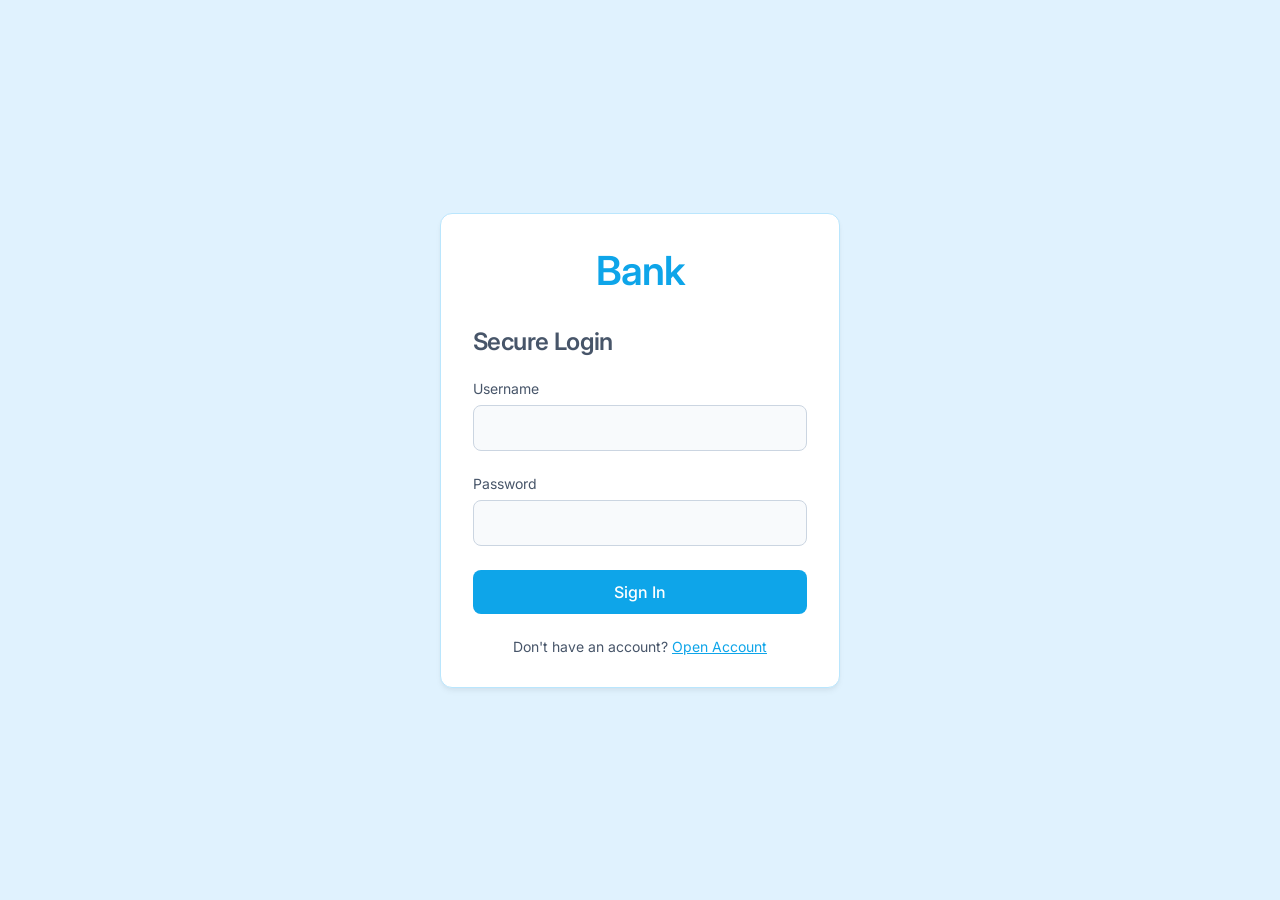
<file: frontend/index.html>
<!DOCTYPE html>
<html lang="en">

<head>
	<meta charset="UTF-8">
	<meta name="viewport" content="width=device-width, initial-scale=1.0">
	<title>NexBank - Next Gen Banking</title>
	<link href="https://fonts.googleapis.com/css2?family=Inter:wght@400;500;600;700&display=swap" rel="stylesheet">
	<link rel="stylesheet" href="css/style.css">
</head>

<body>
	<div class="auth-wrapper">
		<div class="glass-panel auth-card animate-fade-in">
			<h1 style="text-align: center; margin-bottom: 2rem;">Bank</h1>

			<div id="login-section">
				<h2>Secure Login</h2>
				<form action="/api/login" method="post">
					<div class="form-group">
						<label>Username</label>
						<input type="text" name="username" class="form-control" required>
					</div>
					<div class="form-group">
						<label>Password</label>
						<input type="password" name="password" class="form-control" required>
					</div>
					<button type="submit" class="btn btn-primary" style="width: 100%;">Sign In</button>
				</form>
				<div style="margin-top: 1.5rem; text-align: center; color: var(--text-secondary); font-size: 0.875rem;">
					Don't have an account? <a href="#" id="show-register" style="color: var(--primary-color);">Open
						Account</a>
				</div>
			</div>

			<div id="register-section" style="display: none;">
				<h2>Open Account</h2>
				<form id="register-form">
					<div class="form-group">
						<label>Full Name</label>
						<input type="text" id="reg-name" class="form-control" required>
					</div>
					<div class="form-group">
						<label>Username</label>
						<input type="text" id="reg-username" class="form-control" required>
					</div>
					<div class="form-group">
						<label>Password</label>
						<input type="password" id="reg-password" class="form-control" required>
					</div>
					<button type="submit" class="btn btn-primary" style="width: 100%;">Create Account</button>
				</form>
				<div style="margin-top: 1.5rem; text-align: center; color: var(--text-secondary); font-size: 0.875rem;">
					Already have an account? <a href="#" id="show-login" style="color: var(--primary-color);">Sign
						In</a>
				</div>
			</div>
		</div>
	</div>

	<script>
		document.addEventListener('DOMContentLoaded', () => {
			const params = new URLSearchParams(window.location.search);
			if (params.has('error')) {
				alert('Invalid username or password.');
			} else if (params.has('logout')) {
				alert('You have been logged out.');
			}
		});

		document.getElementById('show-register').addEventListener('click', (e) => {
			e.preventDefault();
			document.getElementById('login-section').style.display = 'none';
			document.getElementById('register-section').style.display = 'block';
		});

		document.getElementById('show-login').addEventListener('click', (e) => {
			e.preventDefault();
			document.getElementById('register-section').style.display = 'none';
			document.getElementById('login-section').style.display = 'block';
		});

		document.getElementById('register-form').addEventListener('submit', async (e) => {
			e.preventDefault();
			const payload = {
				name: document.getElementById('reg-name').value,
				username: document.getElementById('reg-username').value,
				password: document.getElementById('reg-password').value
			};
			try {
				const res = await fetch('/api/register', {
					method: 'POST',
					headers: { 'Content-Type': 'application/json' },
					body: JSON.stringify(payload)
				});
				const data = await res.json();
				if (res.ok) {
					alert('Registration successful! Please login.');
					document.getElementById('show-login').click();
				} else {
					alert(data.message || 'Registration failed');
				}
			} catch (e) { alert('Error connecting to server'); }
		});
	</script>
</body>

</html>
</file>
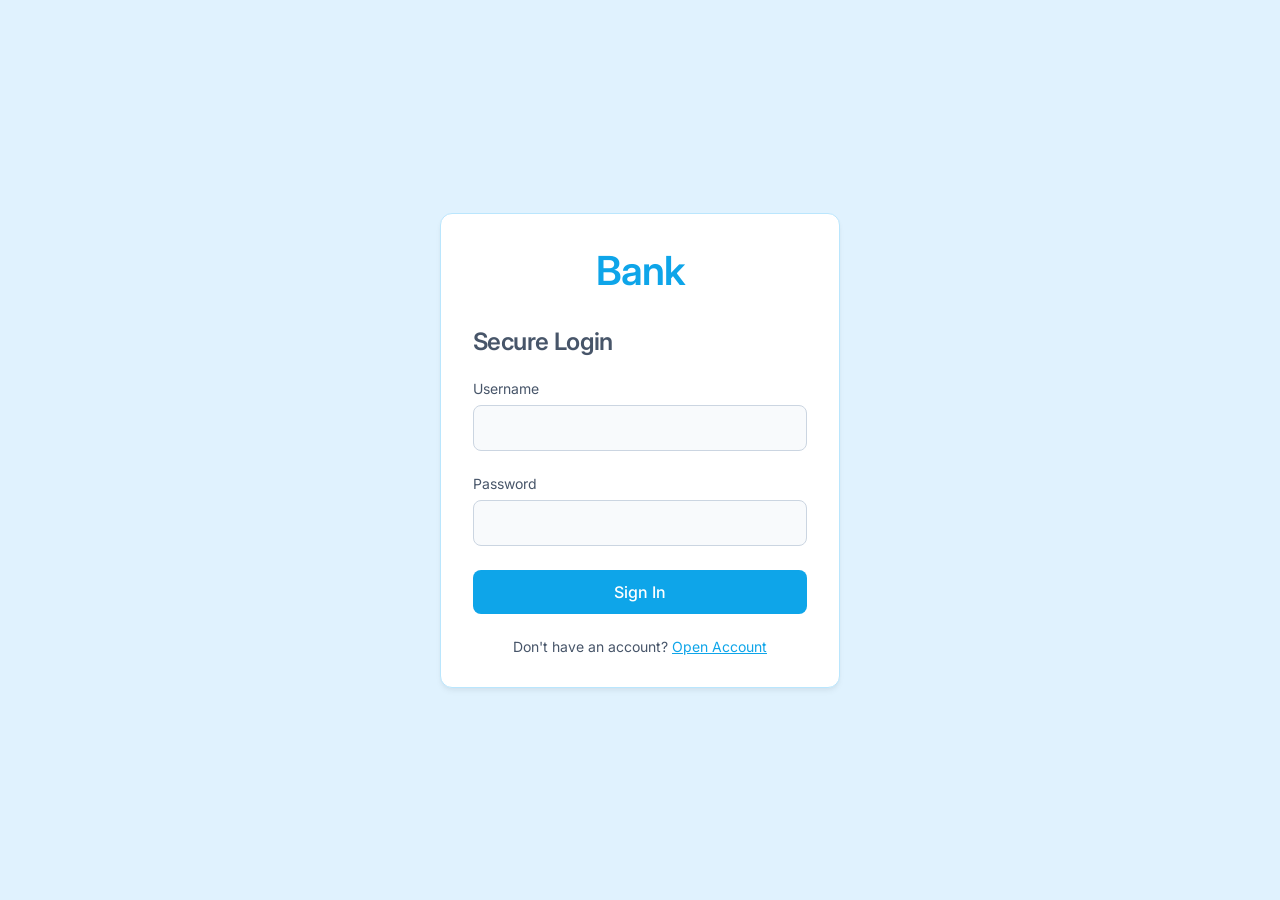
<file: demo/src/main/resources/static/index.html>
<!DOCTYPE html>
<html lang="en">

<head>
    <meta charset="UTF-8">
    <meta name="viewport" content="width=device-width, initial-scale=1.0">
    <title>NexBank - Next Gen Banking</title>
    <link href="https://fonts.googleapis.com/css2?family=Inter:wght@400;500;600;700&display=swap" rel="stylesheet">
    <link rel="stylesheet" href="css/style.css">
</head>

<body>
    <div class="auth-wrapper">
        <div class="glass-panel auth-card animate-fade-in">
            <h1 style="text-align: center; margin-bottom: 2rem;">Bank</h1>

            <div id="login-section">
                <h2>Secure Login</h2>
                <form action="/api/login" method="post">
                    <div class="form-group">
                        <label>Username</label>
                        <input type="text" name="username" class="form-control" required>
                    </div>
                    <div class="form-group">
                        <label>Password</label>
                        <input type="password" name="password" class="form-control" required>
                    </div>
                    <button type="submit" class="btn btn-primary" style="width: 100%;">Sign In</button>
                </form>
                <div style="margin-top: 1.5rem; text-align: center; color: var(--text-secondary); font-size: 0.875rem;">
                    Don't have an account? <a href="#" id="show-register" style="color: var(--primary-color);">Open
                        Account</a>
                </div>
            </div>

            <div id="register-section" style="display: none;">
                <h2>Open Account</h2>
                <form id="register-form">
                    <div class="form-group">
                        <label>Full Name</label>
                        <input type="text" id="reg-name" class="form-control" required>
                    </div>
                    <div class="form-group">
                        <label>Username</label>
                        <input type="text" id="reg-username" class="form-control" required>
                    </div>
                    <div class="form-group">
                        <label>Password</label>
                        <input type="password" id="reg-password" class="form-control" required>
                    </div>
                    <button type="submit" class="btn btn-primary" style="width: 100%;">Create Account</button>
                </form>
                <div style="margin-top: 1.5rem; text-align: center; color: var(--text-secondary); font-size: 0.875rem;">
                    Already have an account? <a href="#" id="show-login" style="color: var(--primary-color);">Sign
                        In</a>
                </div>
            </div>
        </div>
    </div>

    <script>
        document.addEventListener('DOMContentLoaded', () => {
            const params = new URLSearchParams(window.location.search);
            if (params.has('error')) {
                alert('Invalid username or password.');
            } else if (params.has('logout')) {
                alert('You have been logged out.');
            }
        });

        document.getElementById('show-register').addEventListener('click', (e) => {
            e.preventDefault();
            document.getElementById('login-section').style.display = 'none';
            document.getElementById('register-section').style.display = 'block';
        });

        document.getElementById('show-login').addEventListener('click', (e) => {
            e.preventDefault();
            document.getElementById('register-section').style.display = 'none';
            document.getElementById('login-section').style.display = 'block';
        });

        document.getElementById('register-form').addEventListener('submit', async (e) => {
            e.preventDefault();
            const payload = {
                name: document.getElementById('reg-name').value,
                username: document.getElementById('reg-username').value,
                password: document.getElementById('reg-password').value
            };
            try {
                const res = await fetch('/api/register', {
                    method: 'POST',
                    headers: { 'Content-Type': 'application/json' },
                    body: JSON.stringify(payload)
                });
                const data = await res.json();
                if (res.ok) {
                    alert('Registration successful! Please login.');
                    document.getElementById('show-login').click();
                } else {
                    alert(data.message || 'Registration failed');
                }
            } catch (e) { alert('Error connecting to server'); }
        });
    </script>
</body>

</html>
</file>
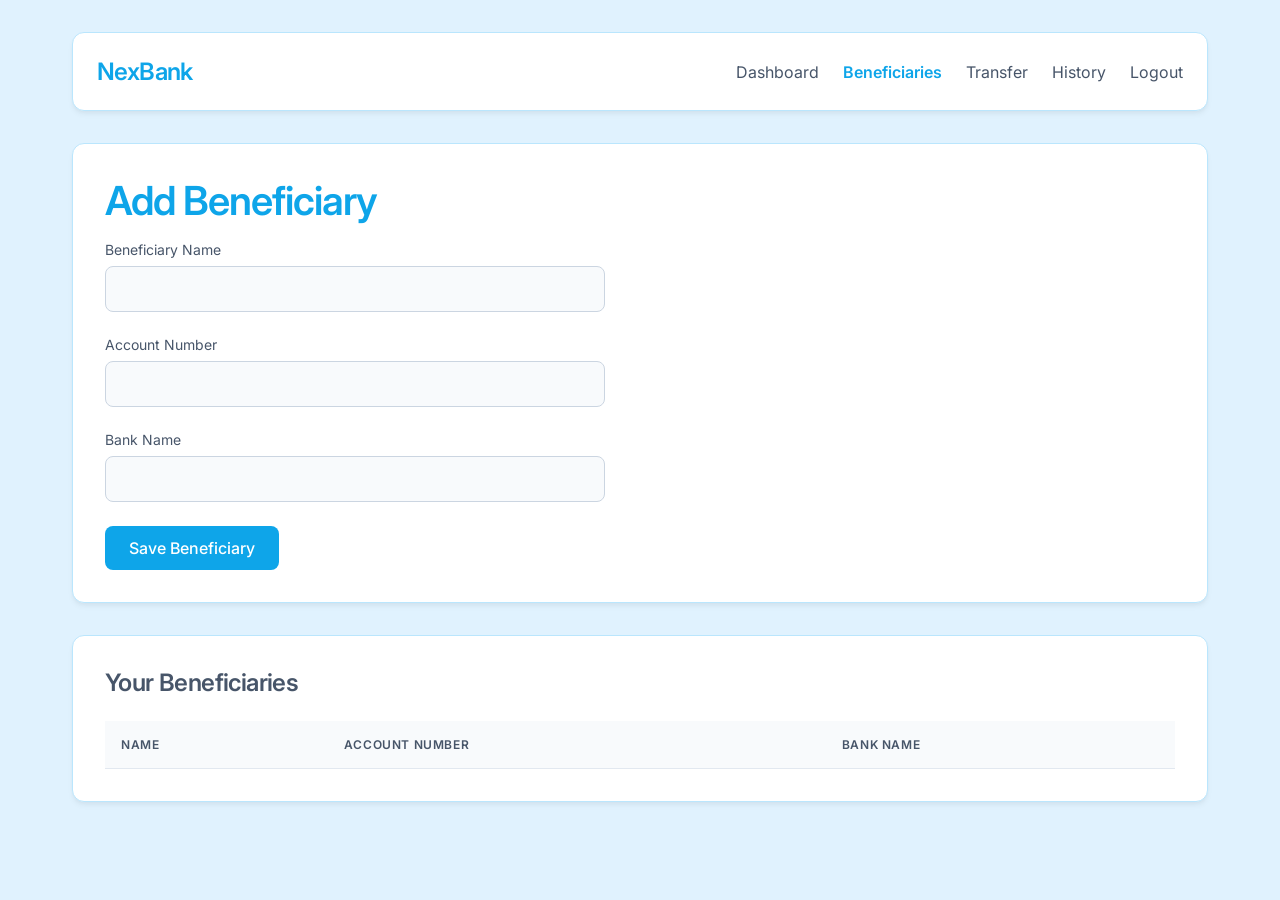
<file: frontend/bene.html>
<!DOCTYPE html>
<html lang="en">
<head>
	<meta charset="UTF-8">
	<meta name="viewport" content="width=device-width, initial-scale=1.0">
	<title>Beneficiaries - NexBank</title>
	<link href="https://fonts.googleapis.com/css2?family=Inter:wght@400;500;600;700&display=swap" rel="stylesheet">
	<link rel="stylesheet" href="css/style.css">
</head>
<body>
	<div class="container">
		<header class="navbar glass-panel">
			<h2>NexBank</h2>
			<nav class="nav-links">
				<a href="dashboard.html">Dashboard</a>
				<a href="bene.html" class="active">Beneficiaries</a>
				<a href="transfer.html">Transfer</a>
				<a href="status.html">History</a>
				<a href="#" id="logout-btn">Logout</a>
			</nav>
		</header>

		<main class="animate-fade-in">
			<div class="glass-panel" style="margin-bottom: 2rem;">
				<h1>Add Beneficiary</h1>
				<form id="bene-form" style="max-width: 500px;">
					<div class="form-group">
						<label>Beneficiary Name</label>
						<input type="text" id="b-name" class="form-control" required>
					</div>
					<div class="form-group">
						<label>Account Number</label>
						<input type="text" id="b-acc" class="form-control" required>
					</div>
					<div class="form-group">
						<label>Bank Name</label>
						<input type="text" id="b-bank" class="form-control" required>
					</div>
					<button type="submit" class="btn btn-primary">Save Beneficiary</button>
				</form>
			</div>

			<div class="glass-panel">
				<h2>Your Beneficiaries</h2>
				<table class="data-table" id="bene-table">
					<thead>
						<tr>
							<th>Name</th>
							<th>Account Number</th>
							<th>Bank Name</th>
						</tr>
					</thead>
					<tbody>
						<!-- Populated by JS -->
					</tbody>
				</table>
			</div>
		</main>
	</div>

	<script src="js/app.js"></script>
	<script>
		document.addEventListener('DOMContentLoaded', async () => {
			initNavbar();
			if (!await fetchCurrentUser()) return;

			loadBenes();

			document.getElementById('bene-form').addEventListener('submit', async (e) => {
				e.preventDefault();
				const payload = {
					beneName: document.getElementById('b-name').value,
					accountNumber: document.getElementById('b-acc').value,
					bankName: document.getElementById('b-bank').value
				};

				const res = await fetch('/api/bene/create', {
					method: 'POST',
					headers: { 'Content-Type': 'application/json' },
					body: JSON.stringify(payload)
				});
                
				if (res.ok) {
					alert('Beneficiary added successfully!');
					document.getElementById('bene-form').reset();
					loadBenes();
				} else {
					alert('Error adding beneficiary');
				}
			});
		});

		async function loadBenes() {
			const res = await fetch('/api/bene/list');
			if (res.ok) {
				const benes = await res.json();
				const tbody = document.querySelector('#bene-table tbody');
				tbody.innerHTML = '';
				benes.forEach(b => {
					tbody.innerHTML += `
						<tr>
							<td>${b.beneName}</td>
							<td>${b.accountNumber}</td>
							<td>${b.bankName}</td>
						</tr>
					`;
				});
			}
		}
	</script>
</body>
</html>
</file>
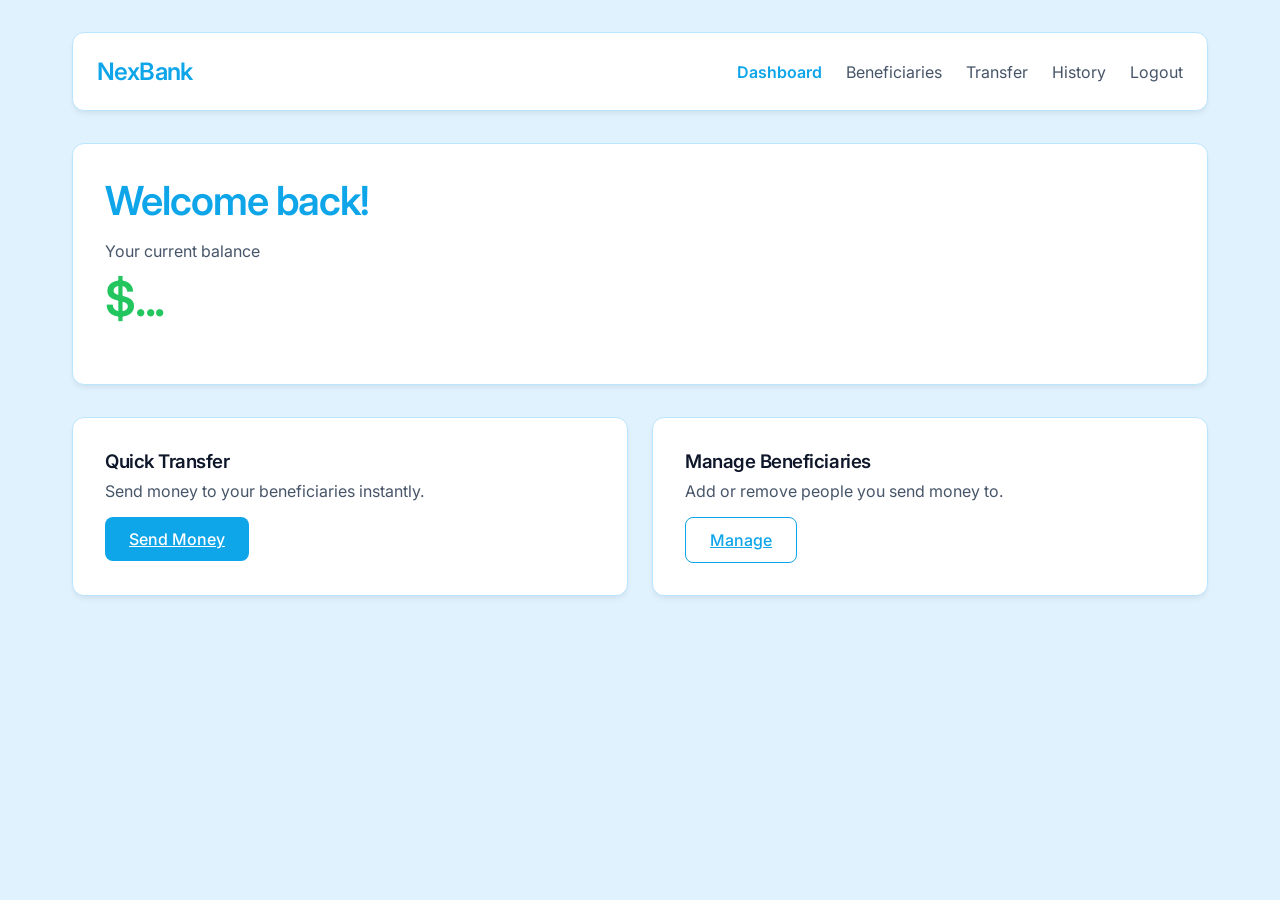
<file: frontend/dashboard.html>
<!DOCTYPE html>
<html lang="en">
<head>
	<meta charset="UTF-8">
	<meta name="viewport" content="width=device-width, initial-scale=1.0">
	<title>Dashboard - NexBank</title>
	<link href="https://fonts.googleapis.com/css2?family=Inter:wght@400;500;600;700&display=swap" rel="stylesheet">
	<link rel="stylesheet" href="css/style.css">
</head>
<body>
	<div class="container">
		<header class="navbar glass-panel">
			<h2>NexBank</h2>
			<nav class="nav-links">
				<a href="dashboard.html" class="active">Dashboard</a>
				<a href="bene.html">Beneficiaries</a>
				<a href="transfer.html">Transfer</a>
				<a href="status.html">History</a>
				<a href="#" id="logout-btn">Logout</a>
			</nav>
		</header>

		<main class="animate-fade-in">
			<div class="glass-panel" style="margin-bottom: 2rem;">
				<h1 id="user-greeting">Welcome back!</h1>
				<p style="color: var(--text-secondary);">Your current balance</p>
				<h2 style="font-size: 3rem; color: var(--success); margin-top: 0.5rem;">$<span id="user-balance">...</span></h2>
			</div>

			<div style="display: grid; grid-template-columns: repeat(auto-fit, minmax(300px, 1fr)); gap: 1.5rem;">
				<div class="glass-panel">
					<h3>Quick Transfer</h3>
					<p style="color: var(--text-secondary); margin-bottom: 1rem; margin-top: 0.5rem;">Send money to your beneficiaries instantly.</p>
					<a href="transfer.html" class="btn btn-primary">Send Money</a>
				</div>
				<div class="glass-panel">
					<h3>Manage Beneficiaries</h3>
					<p style="color: var(--text-secondary); margin-bottom: 1rem; margin-top: 0.5rem;">Add or remove people you send money to.</p>
					<a href="bene.html" class="btn btn-secondary">Manage</a>
				</div>
			</div>
		</main>
	</div>

	<script src="js/app.js"></script>
	<script>
		document.addEventListener('DOMContentLoaded', async () => {
			initNavbar();
			const user = await fetchCurrentUser();
			if (user) {
				document.getElementById('user-greeting').textContent = `Welcome back, ${user.name || user.username}!`;
				document.getElementById('user-balance').textContent = parseFloat(user.balance).toLocaleString('en-US', {minimumFractionDigits: 2});
			}
		});
	</script>
</body>
</html>
</file>
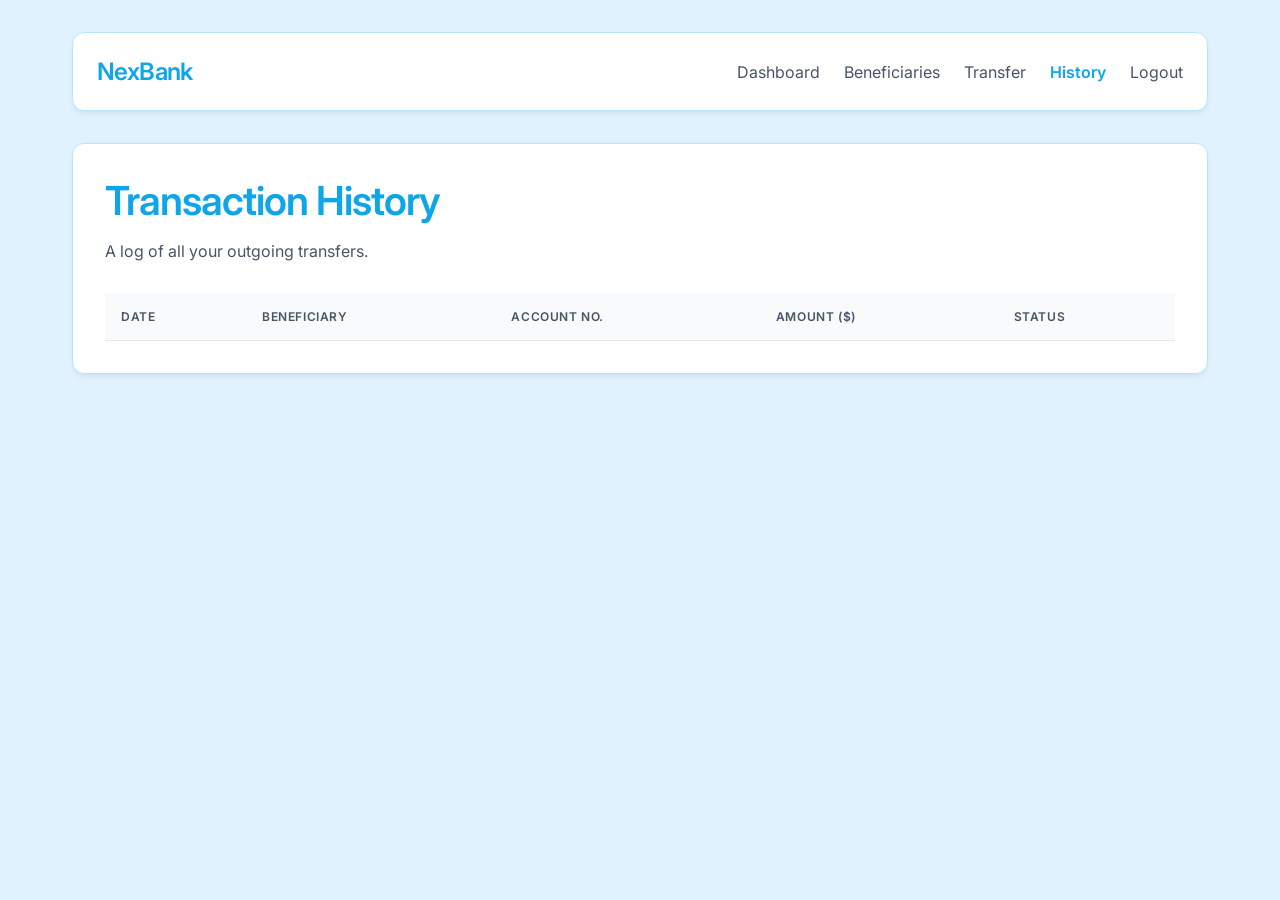
<file: frontend/status.html>
<!DOCTYPE html>
<html lang="en">
<head>
	<meta charset="UTF-8">
	<meta name="viewport" content="width=device-width, initial-scale=1.0">
	<title>Transaction History - NexBank</title>
	<link href="https://fonts.googleapis.com/css2?family=Inter:wght@400;500;600;700&display=swap" rel="stylesheet">
	<link rel="stylesheet" href="css/style.css">
</head>
<body>
	<div class="container">
		<header class="navbar glass-panel">
			<h2>NexBank</h2>
			<nav class="nav-links">
				<a href="dashboard.html">Dashboard</a>
				<a href="bene.html">Beneficiaries</a>
				<a href="transfer.html">Transfer</a>
				<a href="status.html" class="active">History</a>
				<a href="#" id="logout-btn">Logout</a>
			</nav>
		</header>

		<main class="animate-fade-in">
			<div class="glass-panel">
				<h1>Transaction History</h1>
				<p style="color: var(--text-secondary); margin-bottom: 2rem;">A log of all your outgoing transfers.</p>
                
				<table class="data-table" id="tx-table">
					<thead>
						<tr>
							<th>Date</th>
							<th>Beneficiary</th>
							<th>Account No.</th>
							<th>Amount ($)</th>
							<th>Status</th>
						</tr>
					</thead>
					<tbody>
						<!-- Populated by JS -->
					</tbody>
				</table>
			</div>
		</main>
	</div>

	<script src="js/app.js"></script>
	<script>
		document.addEventListener('DOMContentLoaded', async () => {
			initNavbar();
			if (!await fetchCurrentUser()) return;

			const res = await fetch('/api/transfer/status');
			if (res.ok) {
				const txs = await res.json();
				const tbody = document.querySelector('#tx-table tbody');
				tbody.innerHTML = '';
                
				if(txs.length === 0) {
					tbody.innerHTML = '<tr><td colspan="5" style="text-align: center;">No transactions found</td></tr>';
				}

				txs.forEach(tx => {
					const date = new Date(tx.timestamp).toLocaleString();
					const statusClass = tx.status === 'SUCCESS' ? 'status-success' : 'status-failed';
					tbody.innerHTML += `
						<tr>
							<td>${date}</td>
							<td>${tx.beneficiary.beneName}</td>
							<td>${tx.beneficiary.accountNumber}</td>
							<td style="font-weight: 500;">${parseFloat(tx.amount).toFixed(2)}</td>
							<td><span class="status-badge ${statusClass}">${tx.status}</span></td>
						</tr>
					`;
				});
			}
		});
	</script>
</body>
</html>
</file>
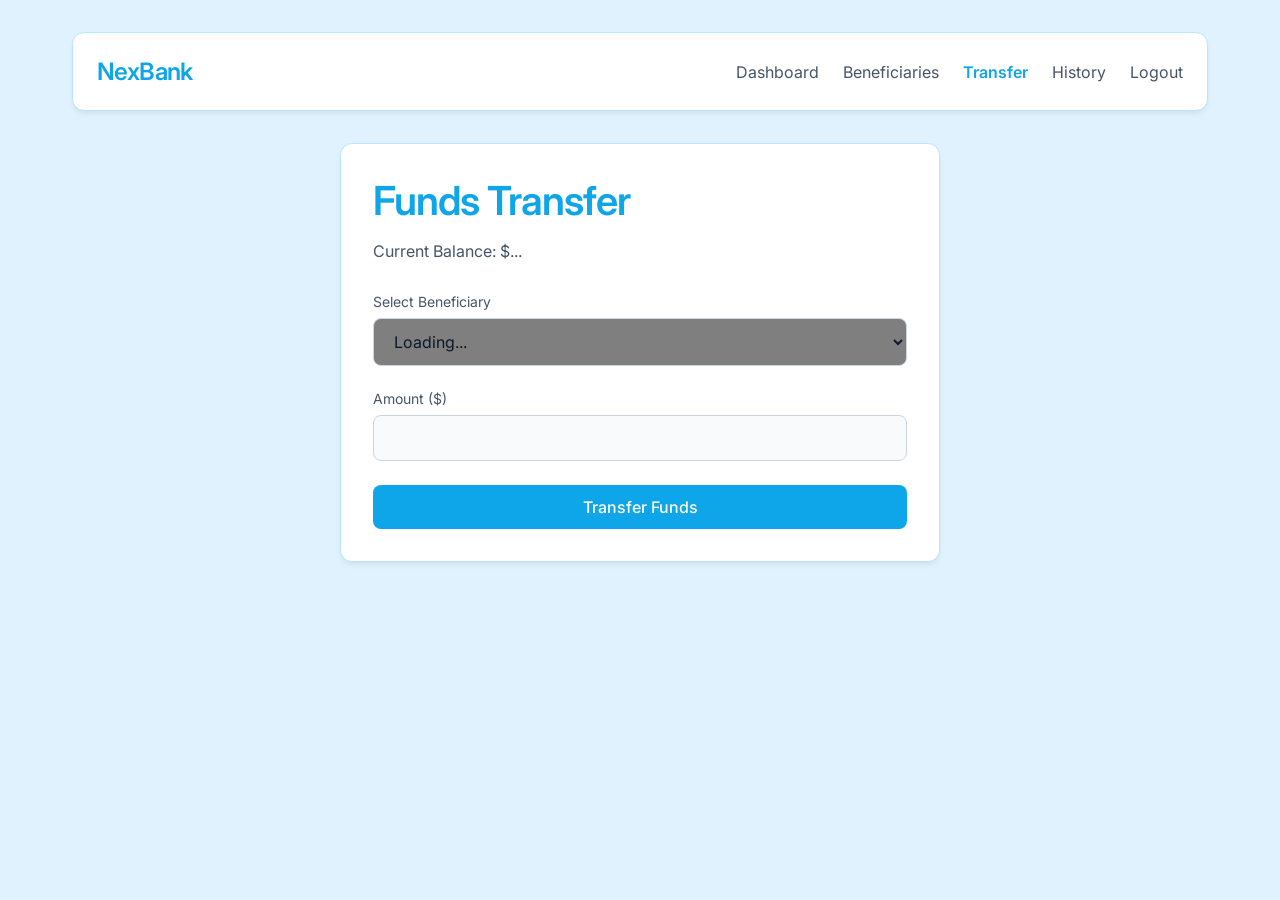
<file: frontend/transfer.html>
<!DOCTYPE html>
<html lang="en">
<head>
	<meta charset="UTF-8">
	<meta name="viewport" content="width=device-width, initial-scale=1.0">
	<title>Transfer - NexBank</title>
	<link href="https://fonts.googleapis.com/css2?family=Inter:wght@400;500;600;700&display=swap" rel="stylesheet">
	<link rel="stylesheet" href="css/style.css">
</head>
<body>
	<div class="container">
		<header class="navbar glass-panel">
			<h2>NexBank</h2>
			<nav class="nav-links">
				<a href="dashboard.html">Dashboard</a>
				<a href="bene.html">Beneficiaries</a>
				<a href="transfer.html" class="active">Transfer</a>
				<a href="status.html">History</a>
				<a href="#" id="logout-btn">Logout</a>
			</nav>
		</header>

		<main class="animate-fade-in">
			<div class="glass-panel" style="max-width: 600px; margin: 0 auto;">
				<h1>Funds Transfer</h1>
				<p style="color: var(--text-secondary); margin-bottom: 2rem;">Current Balance: $<span id="display-balance">...</span></p>
                
				<form id="transfer-form">
					<div class="form-group">
						<label>Select Beneficiary</label>
						<select id="t-bene" class="form-control" required style="background: rgba(0,0,0,0.5);">
							<option value="">Loading...</option>
						</select>
					</div>
					<div class="form-group">
						<label>Amount ($)</label>
						<input type="number" id="t-amount" class="form-control" step="0.01" min="1" required>
					</div>
					<button type="submit" class="btn btn-primary" style="width: 100%;">Transfer Funds</button>
				</form>
			</div>
		</main>
	</div>

	<script src="js/app.js"></script>
	<script>
		document.addEventListener('DOMContentLoaded', async () => {
			initNavbar();
			const user = await fetchCurrentUser();
			if (!user) return;
            
			document.getElementById('display-balance').textContent = parseFloat(user.balance).toLocaleString('en-US', {minimumFractionDigits: 2});

			// Load Benes
			const res = await fetch('/api/bene/list');
			if (res.ok) {
				const benes = await res.json();
				const select = document.getElementById('t-bene');
				select.innerHTML = '<option value="">-- Choose Beneficiary --</option>';
				benes.forEach(b => {
					select.innerHTML += `<option value="${b.id}">${b.beneName} - ${b.accountNumber} (${b.bankName})</option>`;
				});
			}

			document.getElementById('transfer-form').addEventListener('submit', async (e) => {
				e.preventDefault();
				const payload = {
					beneficiaryId: document.getElementById('t-bene').value,
					amount: document.getElementById('t-amount').value
				};

				const tRes = await fetch('/api/transfer/initiate', {
					method: 'POST',
					headers: { 'Content-Type': 'application/json' },
					body: JSON.stringify(payload)
				});
                
				const data = await tRes.json();
				alert(`${data.message}. Status: ${data.status}`);
                
				if (tRes.ok) {
					window.location.href = 'status.html';
				}
			});
		});
	</script>
</body>
</html>
</file>
<file: frontend/css/style.css>
:root {
    --bg-color: #e0f2fe; /* Light sky blue */
    --card-bg: #ffffff;
    --card-border: #bae6fd;
    --primary-color: #0ea5e9; /* Sky blue */
    --primary-hover: #0284c7;
    --text-primary: #0f172a;
    --text-secondary: #475569;
    --danger: #ef4444;
    --success: #22c55e;
}

* {
    box-sizing: border-box;
    margin: 0;
    padding: 0;
    font-family: 'Inter', -apple-system, BlinkMacSystemFont, "Segoe UI", Roboto, sans-serif;
}

body {
    background: var(--bg-color);
    color: var(--text-primary);
    min-height: 100vh;
    display: flex;
    flex-direction: column;
    overflow-x: hidden;
}

/* Panel Classes (simplified, removed glassmorphism) */
.glass-panel {
    background: var(--card-bg);
    border: 1px solid var(--card-border);
    border-radius: 12px;
    padding: 2rem;
    box-shadow: 0 4px 6px -1px rgba(0, 0, 0, 0.05), 0 2px 4px -1px rgba(0, 0, 0, 0.03);
}

.container {
    max-width: 1200px;
    margin: 0 auto;
    padding: 2rem;
    width: 100%;
}

/* Typography */
h1, h2, h3 {
    font-weight: 600;
    letter-spacing: -0.025em;
}

h1 { font-size: 2.5rem; margin-bottom: 1rem; color: var(--primary-color); }
h2 { font-size: 1.5rem; margin-bottom: 1.5rem; color: var(--text-secondary); }

/* Forms */
.form-group {
    margin-bottom: 1.5rem;
}

.form-group label {
    display: block;
    margin-bottom: 0.5rem;
    font-size: 0.875rem;
    color: var(--text-secondary);
}

.form-control {
    width: 100%;
    padding: 0.75rem 1rem;
    background: #f8fafc;
    border: 1px solid #cbd5e1;
    border-radius: 8px;
    color: var(--text-primary);
    font-size: 1rem;
}

.form-control:focus {
    outline: none;
    border-color: var(--primary-color);
    box-shadow: 0 0 0 2px rgba(14, 165, 233, 0.2);
}

/* Buttons */
.btn {
    display: inline-flex;
    align-items: center;
    justify-content: center;
    padding: 0.75rem 1.5rem;
    border-radius: 8px;
    font-weight: 500;
    cursor: pointer;
    border: none;
    font-size: 1rem;
}

.btn-primary {
    background: var(--primary-color);
    color: white;
}

.btn-primary:hover {
    background: var(--primary-hover);
}

.btn-secondary {
    background: white;
    border: 1px solid var(--primary-color);
    color: var(--primary-color);
}

.btn-secondary:hover {
    background: #f0f9ff;
}

/* Header/Nav */
.navbar {
    display: flex;
    justify-content: space-between;
    align-items: center;
    padding: 1.5rem;
    margin-bottom: 2rem;
    background: white;
    border: 1px solid var(--card-border);
    border-radius: 12px;
}

.navbar h2 {
    color: var(--primary-color);
    margin-bottom: 0;
}

.nav-links {
    display: flex;
    gap: 1.5rem;
}

.nav-links a {
    color: var(--text-secondary);
    text-decoration: none;
}

.nav-links a:hover, .nav-links a.active {
    color: var(--primary-color);
    font-weight: 600;
}

/* Table */
.data-table {
    width: 100%;
    border-collapse: collapse;
    margin-top: 1.5rem;
}

.data-table th, .data-table td {
    padding: 1rem;
    text-align: left;
    border-bottom: 1px solid #e2e8f0;
}

.data-table th {
    color: var(--text-secondary);
    font-weight: 600;
    text-transform: uppercase;
    font-size: 0.75rem;
    letter-spacing: 0.05em;
    background: #f8fafc;
}

/* Alerts / Badges */
.status-badge {
    padding: 0.25rem 0.75rem;
    border-radius: 9999px;
    font-size: 0.75rem;
    font-weight: 600;
}

.status-success { background: #dcfce7; color: var(--success); }
.status-failed { background: #fee2e2; color: var(--danger); }

/* Removed Animations entirely for simplicity */
.animate-fade-in {
    /* empty */
}

/* Auth Layout */
.auth-wrapper {
    display: flex;
    align-items: center;
    justify-content: center;
    min-height: 100vh;
}

.auth-card {
    width: 100%;
    max-width: 400px;
}
</file>
<file: demo/src/main/resources/static/css/style.css>
:root {
    --bg-color: #e0f2fe; /* Light sky blue */
    --card-bg: #ffffff;
    --card-border: #bae6fd;
    --primary-color: #0ea5e9; /* Sky blue */
    --primary-hover: #0284c7;
    --text-primary: #0f172a;
    --text-secondary: #475569;
    --danger: #ef4444;
    --success: #22c55e;
}

* {
    box-sizing: border-box;
    margin: 0;
    padding: 0;
    font-family: 'Inter', -apple-system, BlinkMacSystemFont, "Segoe UI", Roboto, sans-serif;
}

body {
    background: var(--bg-color);
    color: var(--text-primary);
    min-height: 100vh;
    display: flex;
    flex-direction: column;
    overflow-x: hidden;
}

/* Panel Classes (simplified, removed glassmorphism) */
.glass-panel {
    background: var(--card-bg);
    border: 1px solid var(--card-border);
    border-radius: 12px;
    padding: 2rem;
    box-shadow: 0 4px 6px -1px rgba(0, 0, 0, 0.05), 0 2px 4px -1px rgba(0, 0, 0, 0.03);
}

.container {
    max-width: 1200px;
    margin: 0 auto;
    padding: 2rem;
    width: 100%;
}

/* Typography */
h1, h2, h3 {
    font-weight: 600;
    letter-spacing: -0.025em;
}

h1 { font-size: 2.5rem; margin-bottom: 1rem; color: var(--primary-color); }
h2 { font-size: 1.5rem; margin-bottom: 1.5rem; color: var(--text-secondary); }

/* Forms */
.form-group {
    margin-bottom: 1.5rem;
}

.form-group label {
    display: block;
    margin-bottom: 0.5rem;
    font-size: 0.875rem;
    color: var(--text-secondary);
}

.form-control {
    width: 100%;
    padding: 0.75rem 1rem;
    background: #f8fafc;
    border: 1px solid #cbd5e1;
    border-radius: 8px;
    color: var(--text-primary);
    font-size: 1rem;
}

.form-control:focus {
    outline: none;
    border-color: var(--primary-color);
    box-shadow: 0 0 0 2px rgba(14, 165, 233, 0.2);
}

/* Buttons */
.btn {
    display: inline-flex;
    align-items: center;
    justify-content: center;
    padding: 0.75rem 1.5rem;
    border-radius: 8px;
    font-weight: 500;
    cursor: pointer;
    border: none;
    font-size: 1rem;
}

.btn-primary {
    background: var(--primary-color);
    color: white;
}

.btn-primary:hover {
    background: var(--primary-hover);
}

.btn-secondary {
    background: white;
    border: 1px solid var(--primary-color);
    color: var(--primary-color);
}

.btn-secondary:hover {
    background: #f0f9ff;
}

/* Header/Nav */
.navbar {
    display: flex;
    justify-content: space-between;
    align-items: center;
    padding: 1.5rem;
    margin-bottom: 2rem;
    background: white;
    border: 1px solid var(--card-border);
    border-radius: 12px;
}

.navbar h2 {
    color: var(--primary-color);
    margin-bottom: 0;
}

.nav-links {
    display: flex;
    gap: 1.5rem;
}

.nav-links a {
    color: var(--text-secondary);
    text-decoration: none;
}

.nav-links a:hover, .nav-links a.active {
    color: var(--primary-color);
    font-weight: 600;
}

/* Table */
.data-table {
    width: 100%;
    border-collapse: collapse;
    margin-top: 1.5rem;
}

.data-table th, .data-table td {
    padding: 1rem;
    text-align: left;
    border-bottom: 1px solid #e2e8f0;
}

.data-table th {
    color: var(--text-secondary);
    font-weight: 600;
    text-transform: uppercase;
    font-size: 0.75rem;
    letter-spacing: 0.05em;
    background: #f8fafc;
}

/* Alerts / Badges */
.status-badge {
    padding: 0.25rem 0.75rem;
    border-radius: 9999px;
    font-size: 0.75rem;
    font-weight: 600;
}

.status-success { background: #dcfce7; color: var(--success); }
.status-failed { background: #fee2e2; color: var(--danger); }

/* Removed Animations entirely for simplicity */
.animate-fade-in {
    /* empty */
}

/* Auth Layout */
.auth-wrapper {
    display: flex;
    align-items: center;
    justify-content: center;
    min-height: 100vh;
}

.auth-card {
    width: 100%;
    max-width: 400px;
}
</file>
